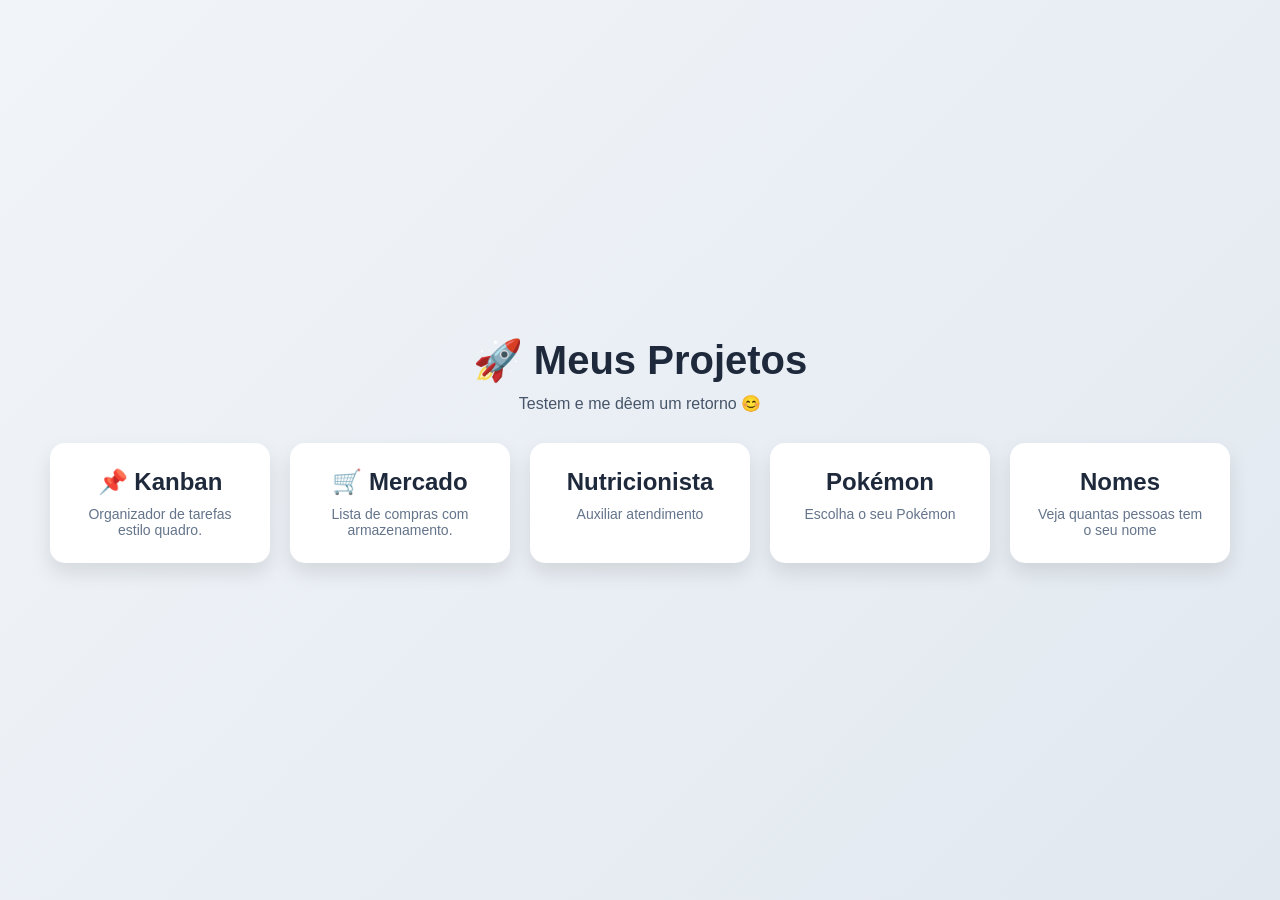
<file: index.html>
<!DOCTYPE html>
<html lang="pt-br">
<head>
    <meta charset="UTF-8">
    <meta name="viewport" content="width=device-width, initial-scale=1.0">
    <title>Meus Projetos - Rafaela Costa</title>

    <style>
        * {
            margin: 0;
            padding: 0;
            box-sizing: border-box;
            font-family: Arial, sans-serif;
        }

        body {
            height: 100vh;
            background: linear-gradient(135deg, #f1f5f9, #e2e8f0);
            color: #1e293b;
            display: flex;
            justify-content: center;
            align-items: center;
        }

        .container {
            text-align: center;
        }

        h1 {
            margin-bottom: 10px;
            font-size: 2.5rem;
        }

        .subtitulo {
            margin-bottom: 30px;
            color: #475569;
        }

        .cards {
            display: flex;
            gap: 20px;
            justify-content: center;
            flex-wrap: wrap;
        }

        .card {
            background: white;
            padding: 25px;
            border-radius: 15px;
            width: 220px;
            transition: 0.3s;
            text-decoration: none;
            color: #1e293b;
            box-shadow: 0 10px 20px rgba(0,0,0,0.1);
        }

        .card:hover {
            transform: translateY(-8px);
            background: #f8fafc;
        }

        .card h2 {
            margin-bottom: 10px;
        }

        .card p {
            font-size: 14px;
            color: #64748b;
        }
    </style>
</head>
<body>

    <div class="container">
        <h1>🚀 Meus Projetos</h1>
        <p class="subtitulo">Testem e me dêem um retorno 😊</p>

        <div class="cards">
            <a href="Kanban/" class="card">
                <h2>📌 Kanban</h2>
                <p>Organizador de tarefas estilo quadro.</p>
            </a>

            <a href="Mercado/" class="card">
                <h2>🛒 Mercado</h2>
                <p>Lista de compras com armazenamento.</p>
            </a>

            <a href="nutri/index.html" class="card">
                <h2> Nutricionista</h2>
                <p> Auxiliar atendimento</p>
            </a>

            <a href="pokemon/index.html" class="card">
                <h2> Pokémon</h2>
                <p> Escolha o seu Pokémon</p>
            </a>

             <a href="localizacao/index.html" class="card">
                <h2> Nomes </h2>
                <p> Veja quantas pessoas tem o seu nome </p>
            </a>
 
 




        </div>
    </div>

</body>
</html>
</file>
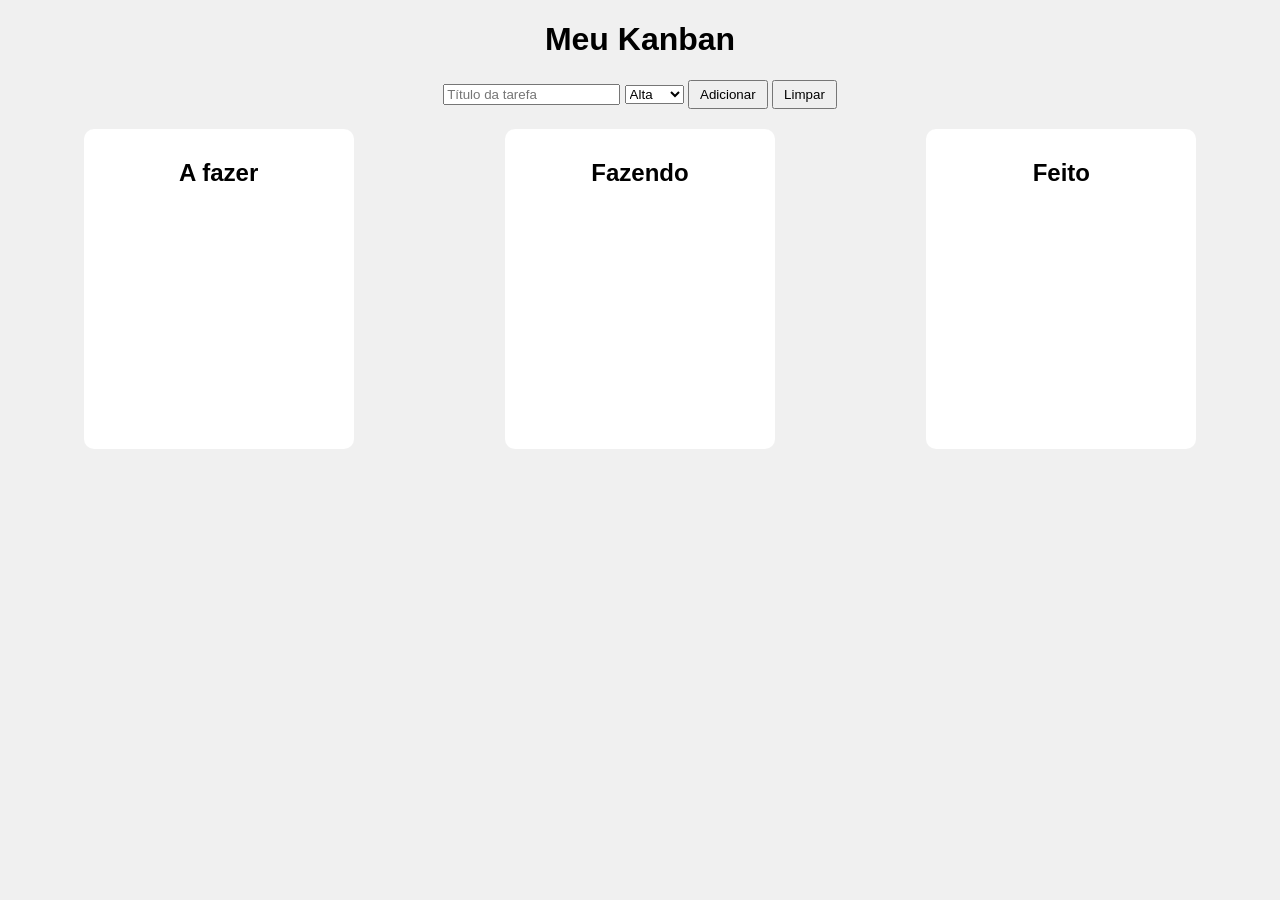
<file: Kanban/index.html>
<!DOCTYPE html>
<html lang="pt-br">
<head>
    <meta charset="UTF-8">
    <meta name="viewport" content="width=device-width, initial-scale=1.0">
    <title>Kanban</title>

    <link rel="stylesheet" href="style.css">
</head>

<body>

    <h1>Meu Kanban</h1>

    <!-- Área de criação -->
    <div class="topo">
        <input type="text" id="titulo" placeholder="Título da tarefa">

        <select id="prioridade">
            <option value="alta">Alta</option>
            <option value="media">Média</option>
            <option value="baixa">Baixa</option>
        </select>

        <button onclick="adicionar()">Adicionar</button>
        <button onclick="limpar()">Limpar</button>
    </div>

    <!-- Colunas -->
    <div class="container">

        <div class="coluna" id="afazer">
            <h2>A fazer</h2>
        </div>

        <div class="coluna" id="fazendo">
            <h2>Fazendo</h2>
        </div>

        <div class="coluna" id="feito">
            <h2>Feito</h2>
        </div>

    </div>

    <script src="script.js"></script>

</body>
</html>
</file>
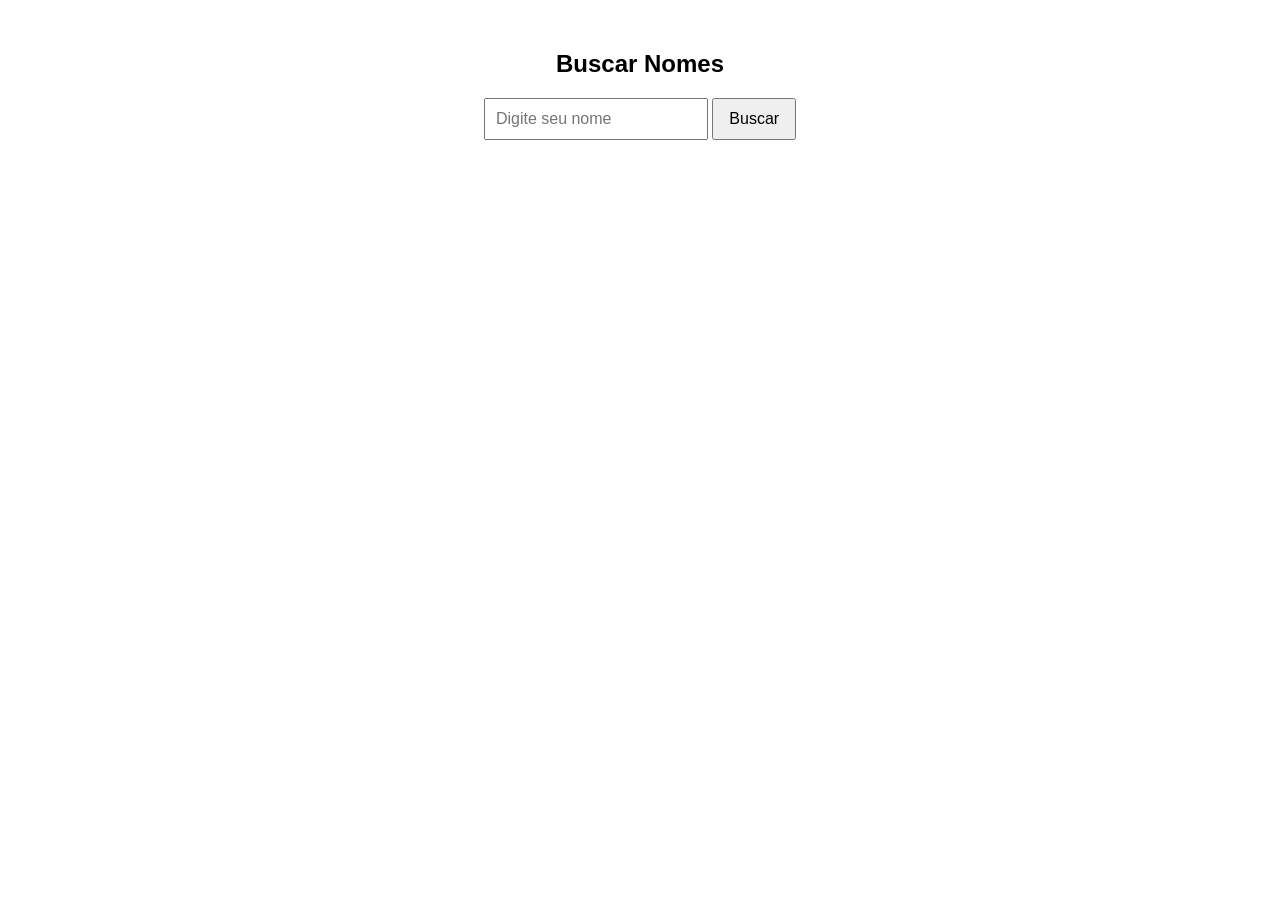
<file: localizacao/index.html>
<!DOCTYPE html>
<html lang="pt-br">
<head>
    <meta charset="UTF-8">
    <title>Buscar Municípios</title>
    <link rel="stylesheet" href="style.css">
</head>
<body>

<h2>Buscar Nomes</h2>

<input type="text" id="uf" placeholder="Digite seu nome">
<button onclick="buscarMunicipios()">Buscar</button>

<div id="resultado"></div>

<script src="script.js"></script>

</body>
</html>
</file>
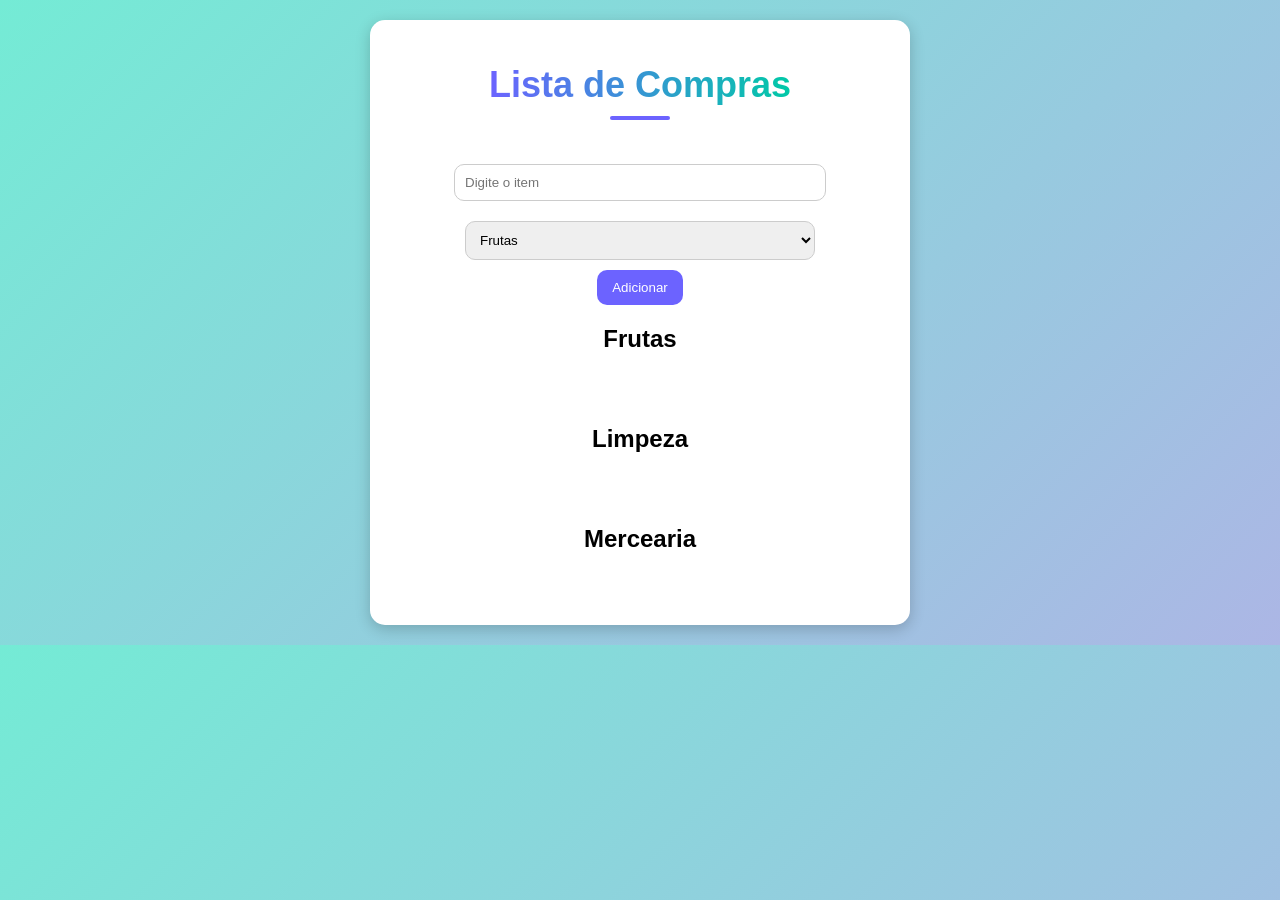
<file: Mercado/index.html>
<!DOCTYPE html>
<html lang="pt-br">
<head>
    <meta charset="UTF-8">
    <title>Lista de Compras</title>
    <link rel="stylesheet" href="style.css">
</head>

<body>

<div class="container">
    <h1 class="titulo">Lista de Compras</h1>

    <input type="text" id="item" placeholder="Digite o item">

    <select id="categoria">
        <option value="frutas">Frutas</option>
        <option value="limpeza">Limpeza</option>
        <option value="mercearia">Mercearia</option>
    </select>

    <button onclick="adicionarItem()">Adicionar</button>

      <h2>Frutas</h2>
      <ul id="frutas"></ul>

      <h2>Limpeza</h2>
      <ul id="limpeza"></ul>

     <h2>Mercearia</h2>
      <ul id="mercearia"></ul>
</div>

<script src="script.js"></script>

</body>
</html>
</file>
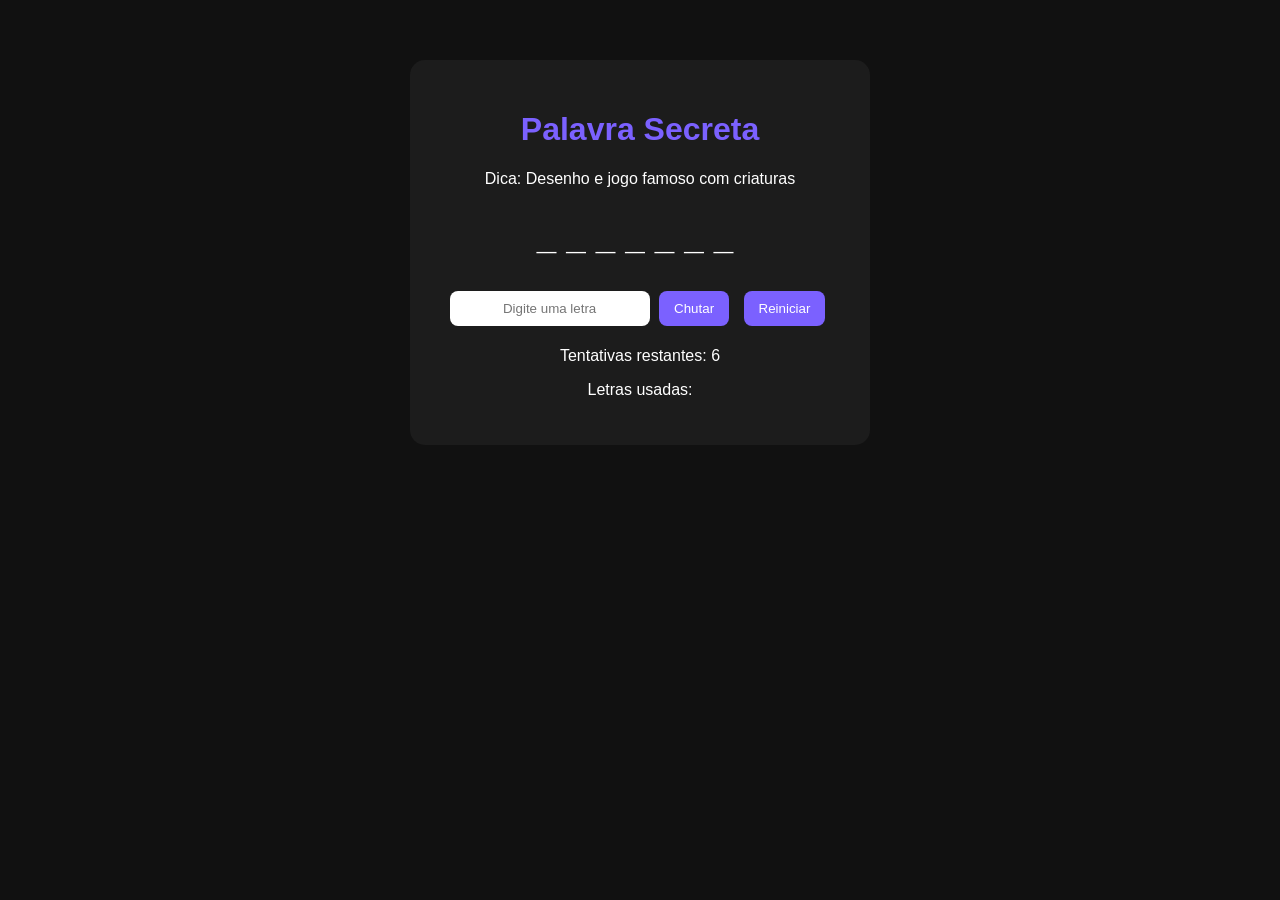
<file: palavrasecreta/index.html>
<!DOCTYPE html>
<html lang="pt-br">
<head>
    <meta charset="UTF-8">
    <meta name="viewport" content="width=device-width, initial-scale=1.0">
    <title>Jogo do Enforca</title>
    <link rel="stylesheet" href="style.css">
</head>
<body>
    <div class="container">
        <h1>Palavra Secreta</h1>

        <p id="dica">Dica: </p>

        <h2 id="palavra"></h2>

        <input type="text" id="letra" maxlength="1" placeholder="Digite uma letra">

        <button onclick="chutarLetra()">Chutar</button>
        <button onclick="reiniciarJogo()">Reiniciar</button>

        <p id="tentativas"></p>
        <p id="letrasUsadas"></p>
        <p id="mensagem"></p>
    </div>

    <script src="script.js"></script>
    
</body>
</html>
</file>
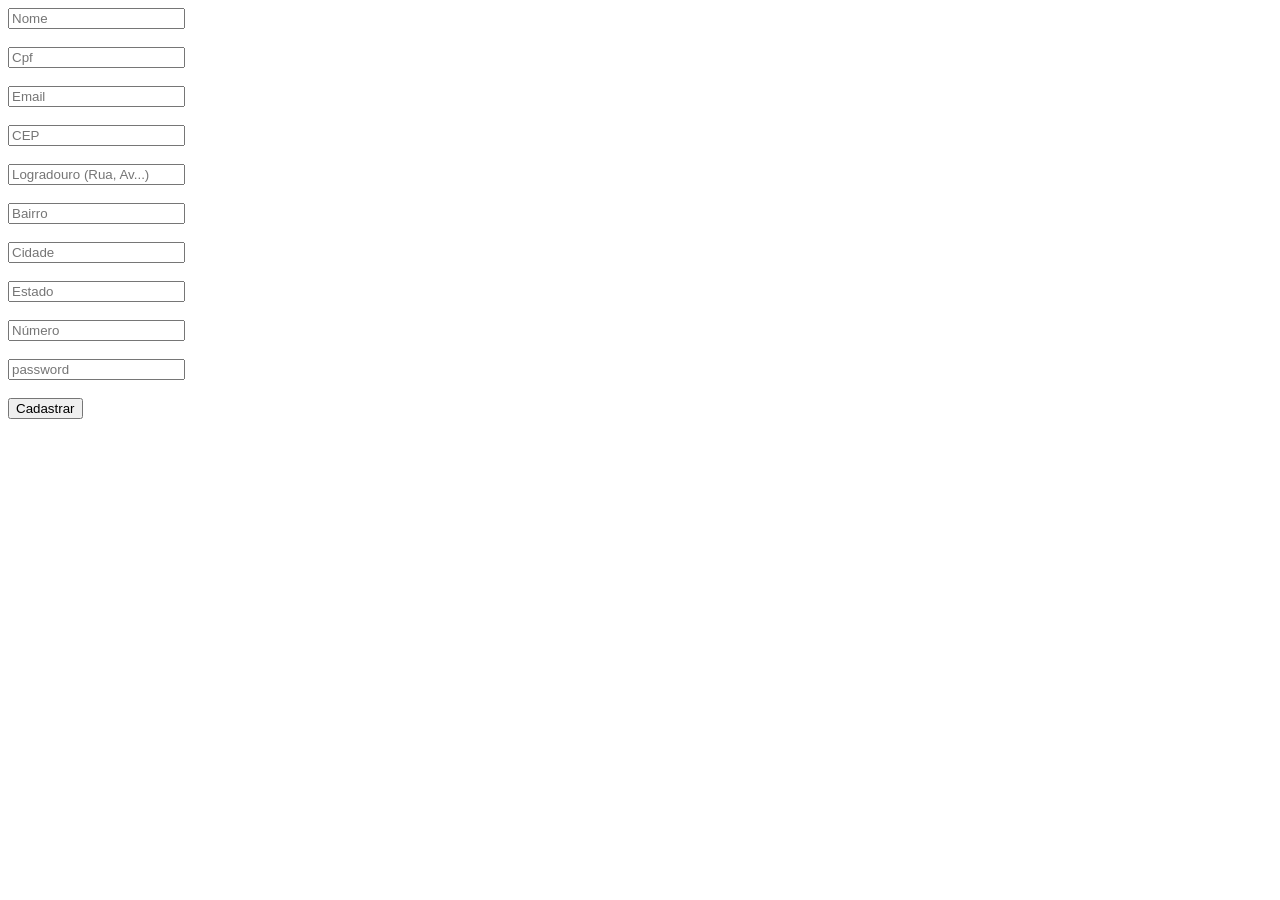
<file: Login_nutri/cadastro.html>
<!DOCTYPE html>
<html lang="pt-br">
<head>
    <meta charset="UTF-8">
    <title>Cadastro</title>
</head>
<body>
 
<input type="text" id="nome" placeholder="Nome"><br><br>
<input type="text" id="cpf" placeholder="Cpf"><br><br>
<input type="text" id="email" placeholder="Email"><br><br>

<input type="text" id="cep" placeholder="CEP" onblur="buscarCEP()"><br><br>
<input type="text" id="logradouro" placeholder="Logradouro (Rua, Av...)"><br><br>
<input type="text" id="bairro" placeholder="Bairro"><br><br>
<input type="text" id="cidade" placeholder="Cidade"><br><br>
<input type="text" id="estado" placeholder="Estado"><br><br>
<input type="text" id="numero" placeholder="Número"><br><br>

<input type="password" id="password" placeholder="password"><br><br>

<button onclick="cadastrar()">Cadastrar</button>

<script>
function cadastrar() {
    let nome = document.getElementById("nome").value;
    let cpf = document.getElementById("cpf").value;
    let email = document.getElementById("email").value;
    let senha = document.getElementById("password").value;

    let cep = document.getElementById("cep").value;
    let logradouro = document.getElementById("logradouro").value;
    let bairro = document.getElementById("bairro").value;
    let cidade = document.getElementById("cidade").value;
    let estado = document.getElementById("estado").value;
    let numero = document.getElementById("numero").value;

    localStorage.setItem("nome", nome);
    localStorage.setItem("cpf", cpf);
    localStorage.setItem("email", email);
    localStorage.setItem("password", senha);
    localStorage.setItem("cep", cep);
    localStorage.setItem("logradouro", logradouro);
    localStorage.setItem("bairro", bairro);
    localStorage.setItem("cidade", cidade);
    localStorage.setItem("estado", estado);
    localStorage.setItem("numero", numero);

    alert("Cadastro realizado com sucesso!");
    window.location.href = "login.html";
}

function buscarCEP() {
    let cep = document.getElementById("cep").value;

    cep = cep.replace(/\D/g, "");

    if (cep.length !== 8) {
        alert("Digite um CEP válido com 8 números.");
        return;
    }

    fetch("https://viacep.com.br/ws/" + cep + "/json/")
        .then(response => response.json())
        .then(dados => {
            if (dados.erro) {
                alert("CEP não encontrado.");
                return;
            }

            document.getElementById("logradouro").value = dados.logradouro;
            document.getElementById("bairro").value = dados.bairro;
            document.getElementById("cidade").value = dados.localidade;
            document.getElementById("estado").value = dados.uf;
        })
        .catch(error => {
            alert("Erro ao buscar CEP.");
            console.error(error);
        });
}
</script>

</body>
</html>
</file>
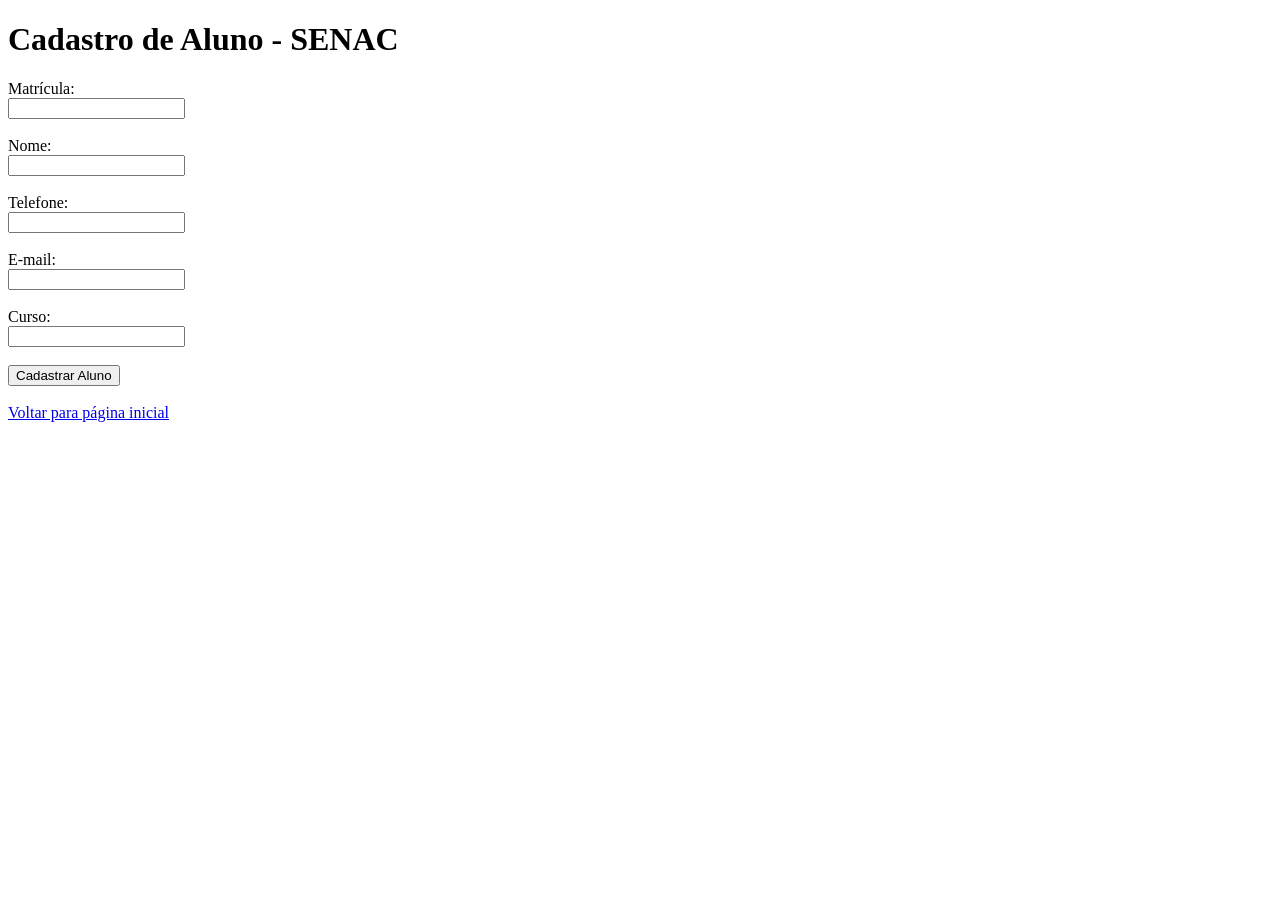
<file: servidor_rafaela_http_/cadastro.html>
<!DOCTYPE html>
<html lang="pt-br">
<head>
    <meta charset="UTF-8">
    <title>Cadastro de Aluno</title>
</head>
<body>

    <h1>Cadastro de Aluno - SENAC</h1>

    <form action="/aluno" method="POST">
        <label>Matrícula:</label><br>
        <input type="text" name="matricula" required><br><br>

        <label>Nome:</label><br>
        <input type="text" name="nome" required><br><br>

        <label>Telefone:</label><br>
        <input type="text" name="telefone" required><br><br>

        <label>E-mail:</label><br>
        <input type="email" name="email" required><br><br>

        <label>Curso:</label><br>
        <input type="text" name="curso" required><br><br>

        <button type="submit">Cadastrar Aluno</button>
    </form>

    <br>

    <a href="/">Voltar para página inicial</a>

</body>
</html>
</file>
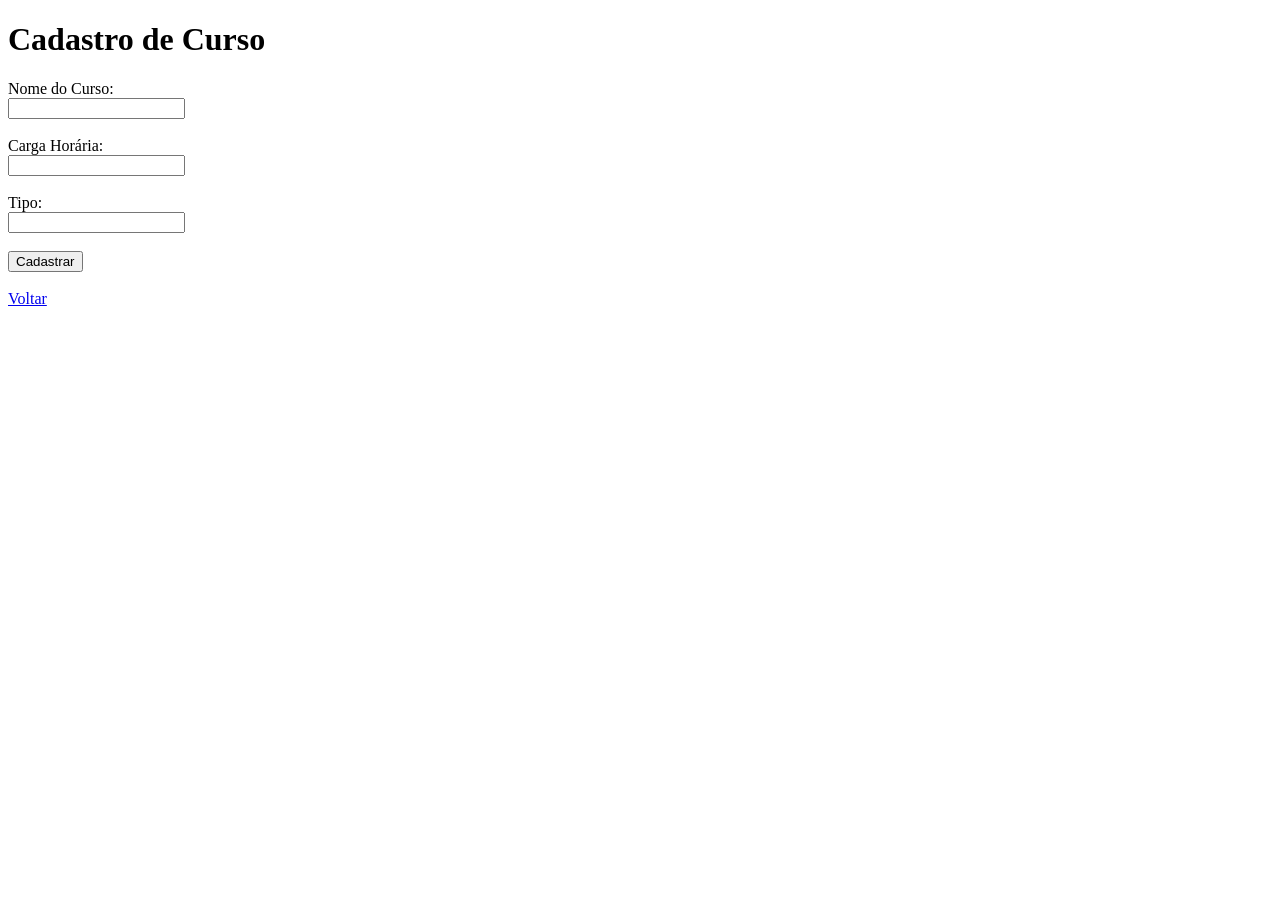
<file: servidor_rafaela_http_/cadastroCurso.html>
<!DOCTYPE html>
<html lang="pt-br">
<head>
    <meta charset="UTF-8">
    <title>Cadastro de Curso</title>
</head>
<body>

    <h1>Cadastro de Curso</h1>

    <form action="/curso" method="POST">

        <label>Nome do Curso:</label><br>
        <input type="text" name="nome"><br><br>

        <label>Carga Horária:</label><br>
        <input type="number" name="carga"><br><br>

        <label>Tipo:</label><br>
        <input type="text" name="tipo"><br><br>

        <button type="submit">Cadastrar</button>

    </form>

    <br>
    <a href="/">Voltar</a>

</body>
</html>
</file>
<file: Kanban/style.css>
body {
    font-family: Arial;
    background-color: #f0f0f0;
    text-align: center;
}

.container {
    display: flex;
    justify-content: space-around;
    margin-top: 20px;
}

.coluna {
    background: white;
    width: 250px;
    min-height: 300px;
    padding: 10px;
    border-radius: 10px;
}

button {
    padding: 5px 10px;
    cursor: pointer;
}
.tarefa {
    background: #ddd;
    margin: 5px;
    padding: 5px;
    border-radius: 5px;
}


.tarefa {
    margin: 5px;
    padding: 10px;
    border-radius: 5px;
    color: black;
}

/* Prioridades */
.alta {
    background-color: #ff6b6b;
}

.media {
    background-color: #feca57;
}

.baixa {
    background-color: #1dd1a1;
}
</file>
<file: localizacao/style.css>
body {
    font-family: Arial;
    text-align: center;
    margin-top: 50px;
}

input {
    padding: 10px;
    font-size: 16px;
}

button {
    padding: 10px 15px;
    font-size: 16px;
    cursor: pointer;
}

#resultado {
    margin-top: 20px;
    text-align: left;
    width: 300px;
    margin-left: auto;
    margin-right: auto;
}
</file>
<file: Mercado/style.css>
/* Reset básico */
body {
    font-family: Arial, sans-serif;
    background: linear-gradient(135deg, #74ebd5, #ACB6E5);
    margin: 0;
    padding: 0;
    text-align: center;
}

/* Título bonito */
.titulo {
    font-size: 36px;
    background: linear-gradient(90deg, #6C63FF, #00C9A7);
    -webkit-background-clip: text;
    -webkit-text-fill-color: transparent;
    text-align: center;
}

/* linha embaixo do título */
.titulo::after {
    content: "";
    display: block;
    width: 60px;
    height: 4px;
    background: #6C63FF;
    margin: 10px auto;
    border-radius: 10px;
}

/* Caixa principal */
.container {

    display: flex;
    flex-direction: column;
    align-items: center;
    background: white;
    width: 80%;
    max-width: 500px;
    margin: 20px auto;
    padding: 20px;
    border-radius: 15px;
    box-shadow: 0 4px 15px rgba(0,0,0,0.2);
}

/* Inputs */
input, select {
    
    display: block;
    margin: 10px auto; /* ISSO CENTRALIZA */
    padding: 10px;
    margin: 10px;
    width: 70%;
    border-radius: 10px;
    border: 1px solid #ccc;
}

/* Botão */
button {
    padding: 10px 15px;
    border: none;
    border-radius: 10px;
    background: #6C63FF;
    color: white;
    cursor: pointer;
    transition: 0.3s;
}

button:hover {
    background: #4e47cc;
}

/* Listas */
ul {
    list-style: none;
    padding: 0;
}

li {
    background: #f5f5f5;
    margin: 8px 0;
    padding: 10px;
    border-radius: 10px;
    display: flex;
    justify-content: space-between;
    align-items: center;
}

/* Botão excluir */
li button {
    background: red;
    padding: 5px 8px;
    border-radius: 8px;
}

li button:hover {
    background: darkred;
}
</file>
<file: palavrasecreta/style.css>
body {
    background-color: #111;
    color: white;
    font-family: Arial, sans-serif;
    text-align: center;
}

.container {
    width: 400px;
    margin: 60px auto;
    background-color: #1c1c1c;
    padding: 30px;
    border-radius: 15px;
}

h1 {
    color: #7b61ff;
}

#palavra {
    letter-spacing: 10px;
    font-size: 35px;
}

input {
    padding: 10px;
    width: 180px;
    border-radius: 8px;
    border: none;
    text-align: center;
}

button {
    padding: 10px 15px;
    border: none;
    border-radius: 8px;
    background-color: #7b61ff;
    color: white;
    cursor: pointer;
    margin: 5px;
}

button:hover {
    background-color: #5a42d6;
}

#mensagem {
    font-weight: bold;
    color: #ffd166;
}
</file>
